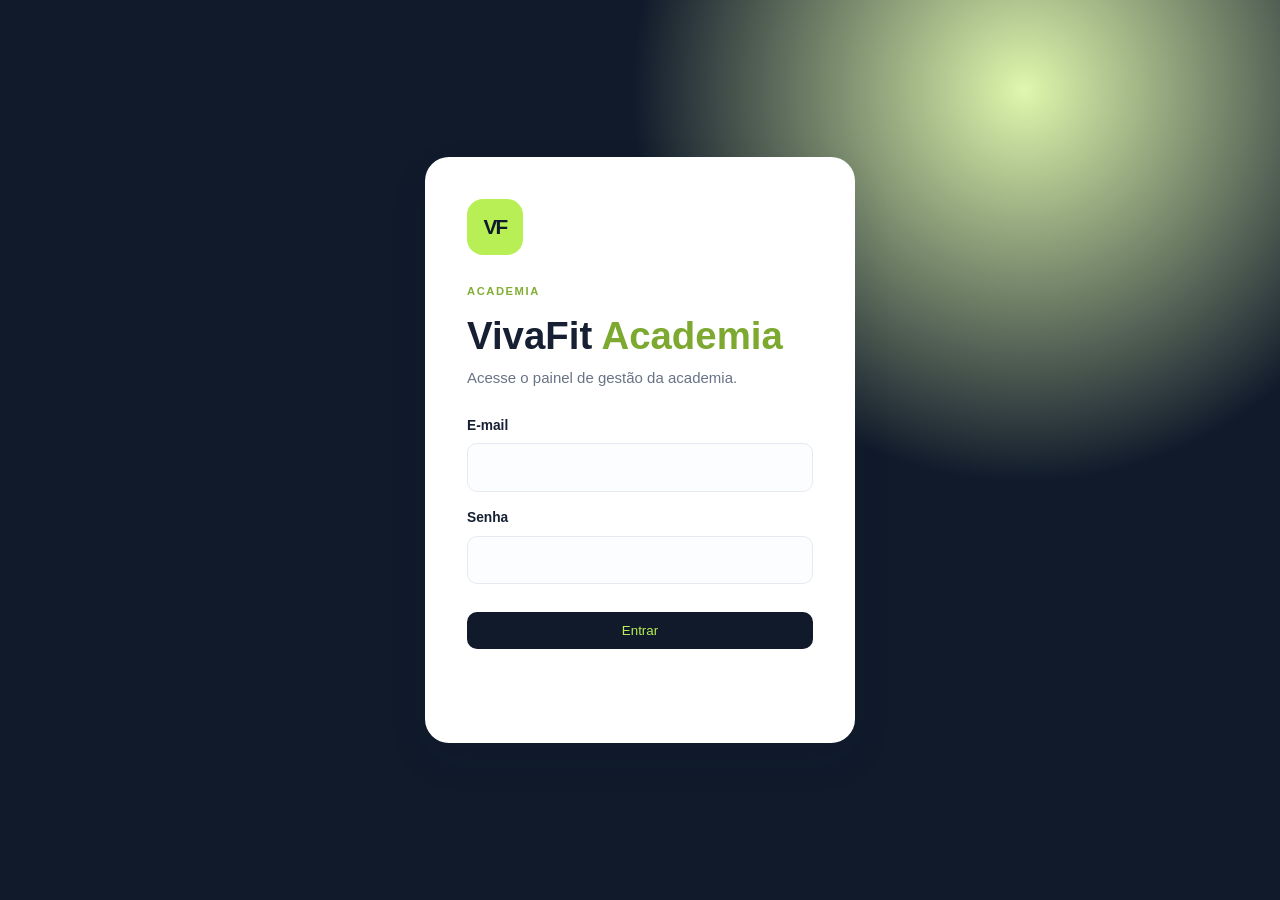
<file: VivaFit.Web/index.html>
<!doctype html>
<html lang="pt-BR">
<head>
  <meta charset="utf-8">
  <meta name="viewport" content="width=device-width, initial-scale=1">
  <title>VivaFit Web | Login</title>
  <link rel="stylesheet" href="css/style.css">
</head>
<body class="auth-page">
  <main class="auth-card" aria-labelledby="login-title">
    <div class="brand-mark" aria-hidden="true">VF</div>
    <p class="eyebrow">ACADEMIA</p>
    <h1 id="login-title">VivaFit <span>Academia</span></h1>
    <p class="muted">Acesse o painel de gestão da academia.</p>

    <form id="login-form" class="form-grid">
      <div class="form-field">
        <label for="email">E-mail</label>
        <input id="email" name="email" type="email" autocomplete="email" required>
      </div>
      <div class="form-field">
        <label for="senha">Senha</label>
        <input id="senha" name="senha" type="password" autocomplete="current-password" required>
      </div>
      <button class="button button-primary" type="submit">Entrar</button>
    </form>

    <p id="login-message" class="message" role="alert"></p>
  </main>

  <script src="js/api.js"></script>
  <script src="js/auth.js"></script>
</body>
</html>
</file>
<file: VivaFit.Web/css/style.css>
/* 1. Reset e base */
:root {
  --color-navy: #101a2b;
  --color-navy-light: #17243a;
  --color-lime: #b7ef55;
  --color-ink: #172033;
  --color-muted: #697386;
  --color-line: #e6eaf0;
  --color-background: #f5f7fb;
  --color-white: #ffffff;
  --color-danger: #c63f4a;
  --shadow-card: 0 16px 40px rgba(25, 38, 65, 0.08);
}

* { box-sizing: border-box; }

html { font-size: 16px; }

body {
  margin: 0;
  background: var(--color-background);
  color: var(--color-ink);
  font: 15px/1.5 Inter, "Segoe UI", Arial, sans-serif;
}

a { color: inherit; text-decoration: none; }

h1, h2, p { margin-top: 0; }

h1 { margin-bottom: 0.2rem; font-size: clamp(1.7rem, 3vw, 2.4rem); }
h2 { margin-bottom: 0.2rem; font-size: 1.25rem; }

/* 2. Tipografia e utilitários */
.muted { color: var(--color-muted); }

.eyebrow {
  margin-bottom: 0.45rem;
  color: #83ad34;
  font-size: 0.7rem;
  font-weight: 800;
  letter-spacing: 0.14em;
  text-transform: uppercase;
}

/* 3. Layout */
.app-shell { display: flex; min-height: 100vh; }

.main-content {
  width: 100%;
  max-width: 1450px;
  margin: 0 auto;
  padding: 38px clamp(20px, 5vw, 68px);
}

.topbar {
  display: flex;
  align-items: center;
  justify-content: space-between;
  margin-bottom: 30px;
}

.site-footer {
  padding: 8px 0 20px;
  color: var(--color-muted);
  font-size: 0.8rem;
}

/* 4. Login */
.auth-page {
  display: grid;
  min-height: 100vh;
  place-items: center;
  padding: 24px;
  background: radial-gradient(circle at 80% 10%, #dff7ad 0, transparent 30%), var(--color-navy);
}

.auth-card {
  width: min(100%, 430px);
  padding: 42px;
  border-radius: 24px;
  background: var(--color-white);
  box-shadow: var(--shadow-card);
}

.brand-mark,
.brand-icon {
  display: grid;
  place-items: center;
  color: var(--color-navy);
  background: var(--color-lime);
  font-weight: 900;
  letter-spacing: -0.08em;
}

.brand-mark {
  width: 56px;
  height: 56px;
  margin-bottom: 28px;
  border-radius: 16px;
  font-size: 1.3rem;
}

.auth-card h1 span { color: #7da931; }

/* 5. Header e menu */
.sidebar {
  display: flex;
  width: 245px;
  flex: 0 0 245px;
  flex-direction: column;
  padding: 28px 18px;
  background: var(--color-navy);
}

.brand {
  display: flex;
  align-items: center;
  gap: 11px;
  padding: 0 12px 34px;
  color: var(--color-white);
  font-size: 1.25rem;
  font-weight: 850;
}

.brand-icon { width: 35px; height: 35px; border-radius: 10px; font-size: 0.9rem; }

.nav-menu { display: grid; gap: 6px; }

.nav-menu a {
  padding: 12px 14px;
  border-radius: 10px;
  color: #b7c4d8;
  font-weight: 650;
}

.nav-menu a:hover,
.nav-menu a.active { color: var(--color-white); background: #ffffff14; }

.nav-menu a.active { padding-left: 11px; border-left: 3px solid var(--color-lime); }

.sidebar-logout { margin-top: auto; }

/* 6. Cards e painéis */
.welcome-panel {
  display: flex;
  align-items: center;
  justify-content: space-between;
  margin-bottom: 24px;
  padding: 28px 32px;
  border-radius: 18px;
  color: var(--color-white);
  background: var(--color-navy-light);
}

.welcome-panel h2 { font-size: 1.5rem; }
.welcome-panel .muted { color: #b8c5d6; }
.pulse-icon { color: var(--color-lime); font-size: 3.5rem; }

.stats-grid {
  display: grid;
  grid-template-columns: repeat(4, 1fr);
  gap: 16px;
  margin-bottom: 24px;
}

.stat-card,
.content-card {
  border: 1px solid #edf0f5;
  border-radius: 16px;
  background: var(--color-white);
  box-shadow: var(--shadow-card);
}

.stat-card { padding: 21px; }
.stat-label { display: block; color: var(--color-muted); font-weight: 700; }
.stat-card strong { display: block; margin: 7px 0 2px; font-size: 2rem; }
.stat-note { color: #8d98a9; font-size: 0.78rem; }

.content-card { margin-bottom: 24px; padding: 25px; }

.section-heading {
  display: flex;
  align-items: center;
  justify-content: space-between;
  gap: 12px;
  margin-bottom: 20px;
}

.quick-links { display: grid; grid-template-columns: repeat(3, 1fr); gap: 12px; }

.quick-links a {
  padding: 16px;
  border: 1px solid var(--color-line);
  border-radius: 11px;
  font-weight: 700;
}

.quick-links span { float: right; color: #89b23a; font-size: 1.2rem; }

/* 7. Tabelas */
.table-wrap { overflow-x: auto; }

table { width: 100%; min-width: 650px; border-collapse: collapse; }

th,
td {
  padding: 14px 12px;
  border-bottom: 1px solid var(--color-line);
  text-align: left;
  white-space: nowrap;
}

th {
  color: var(--color-muted);
  font-size: 0.76rem;
  letter-spacing: 0.07em;
  text-transform: uppercase;
}

td { font-size: 0.9rem; }
.empty-state { padding: 30px; color: var(--color-muted); text-align: center; }

.status {
  display: inline-block;
  padding: 4px 10px;
  border-radius: 100px;
  color: #5e8a1f;
  background: #eff8df;
  font-size: 0.78rem;
  font-weight: 750;
}

.status.inactive { color: var(--color-danger); background: #fff0f0; }

/* 8. Formulários */
.form-grid { display: grid; gap: 16px; margin-top: 26px; }

.form-grid-wide {
  grid-template-columns: repeat(2, 1fr);
  align-items: end;
  margin-top: 0;
}

.form-field { display: grid; gap: 7px; }
.form-field label { font-size: 0.86rem; font-weight: 700; }

.form-field input,
.form-field select {
  width: 100%;
  padding: 12px 13px;
  border: 1px solid var(--color-line);
  border-radius: 10px;
  outline: none;
  color: var(--color-ink);
  background: #fcfdff;
  font: inherit;
}

.form-field input:focus,
.form-field select:focus {
  border-color: #9ccb45;
  box-shadow: 0 0 0 3px #b7ef5533;
}

.form-actions { align-self: end; }

/* 9. Botões, mensagens e alertas */
.button {
  padding: 11px 17px;
  border: 0;
  border-radius: 10px;
  cursor: pointer;
  font: 700 0.88rem inherit;
  transition: transform 0.2s;
}

.button:hover { transform: translateY(-1px); }
.button-primary { margin-top: 12px; color: var(--color-lime); background: var(--color-navy); }
.form-actions .button-primary { margin-top: 0; }
.button-outline { border: 1px solid var(--color-line); color: var(--color-ink); background: transparent; }
.button-ghost { color: #dbe7f8; background: #ffffff12; }

.delete-button {
  border: 0;
  color: var(--color-danger);
  background: transparent;
  cursor: pointer;
  font-weight: 700;
}

.message { min-height: 24px; margin-top: 14px; color: var(--color-danger); font-size: 0.9rem; }
.mobile-logout { display: none; }

/* 10. Responsividade */
@media (max-width: 850px) {
  .sidebar { width: 190px; flex-basis: 190px; }
  .stats-grid { grid-template-columns: repeat(2, 1fr); }
  .quick-links { grid-template-columns: 1fr; }
  .main-content { padding: 25px 18px; }
}

@media (max-width: 600px) {
  .app-shell { display: block; }
  .sidebar { display: block; width: 100%; padding: 14px 16px; }
  .brand { padding: 0 0 12px; }
  .nav-menu { display: flex; gap: 4px; overflow-x: auto; }
  .nav-menu a { padding: 8px 10px; white-space: nowrap; font-size: 0.84rem; }
  .sidebar-logout { display: none; }
  .topbar { margin-bottom: 20px; }
  .topbar #mobile-logout { display: block; }
  .welcome-panel { padding: 22px; }
  .pulse-icon { font-size: 2rem; }
  .form-grid-wide { grid-template-columns: 1fr; }
  .stats-grid { gap: 10px; }
  .stat-card { padding: 16px; }
  .content-card { padding: 18px; }
  .section-heading { align-items: flex-start; }
  .section-heading .button { white-space: nowrap; }
  .auth-card { padding: 30px 24px; }
}
</file>
